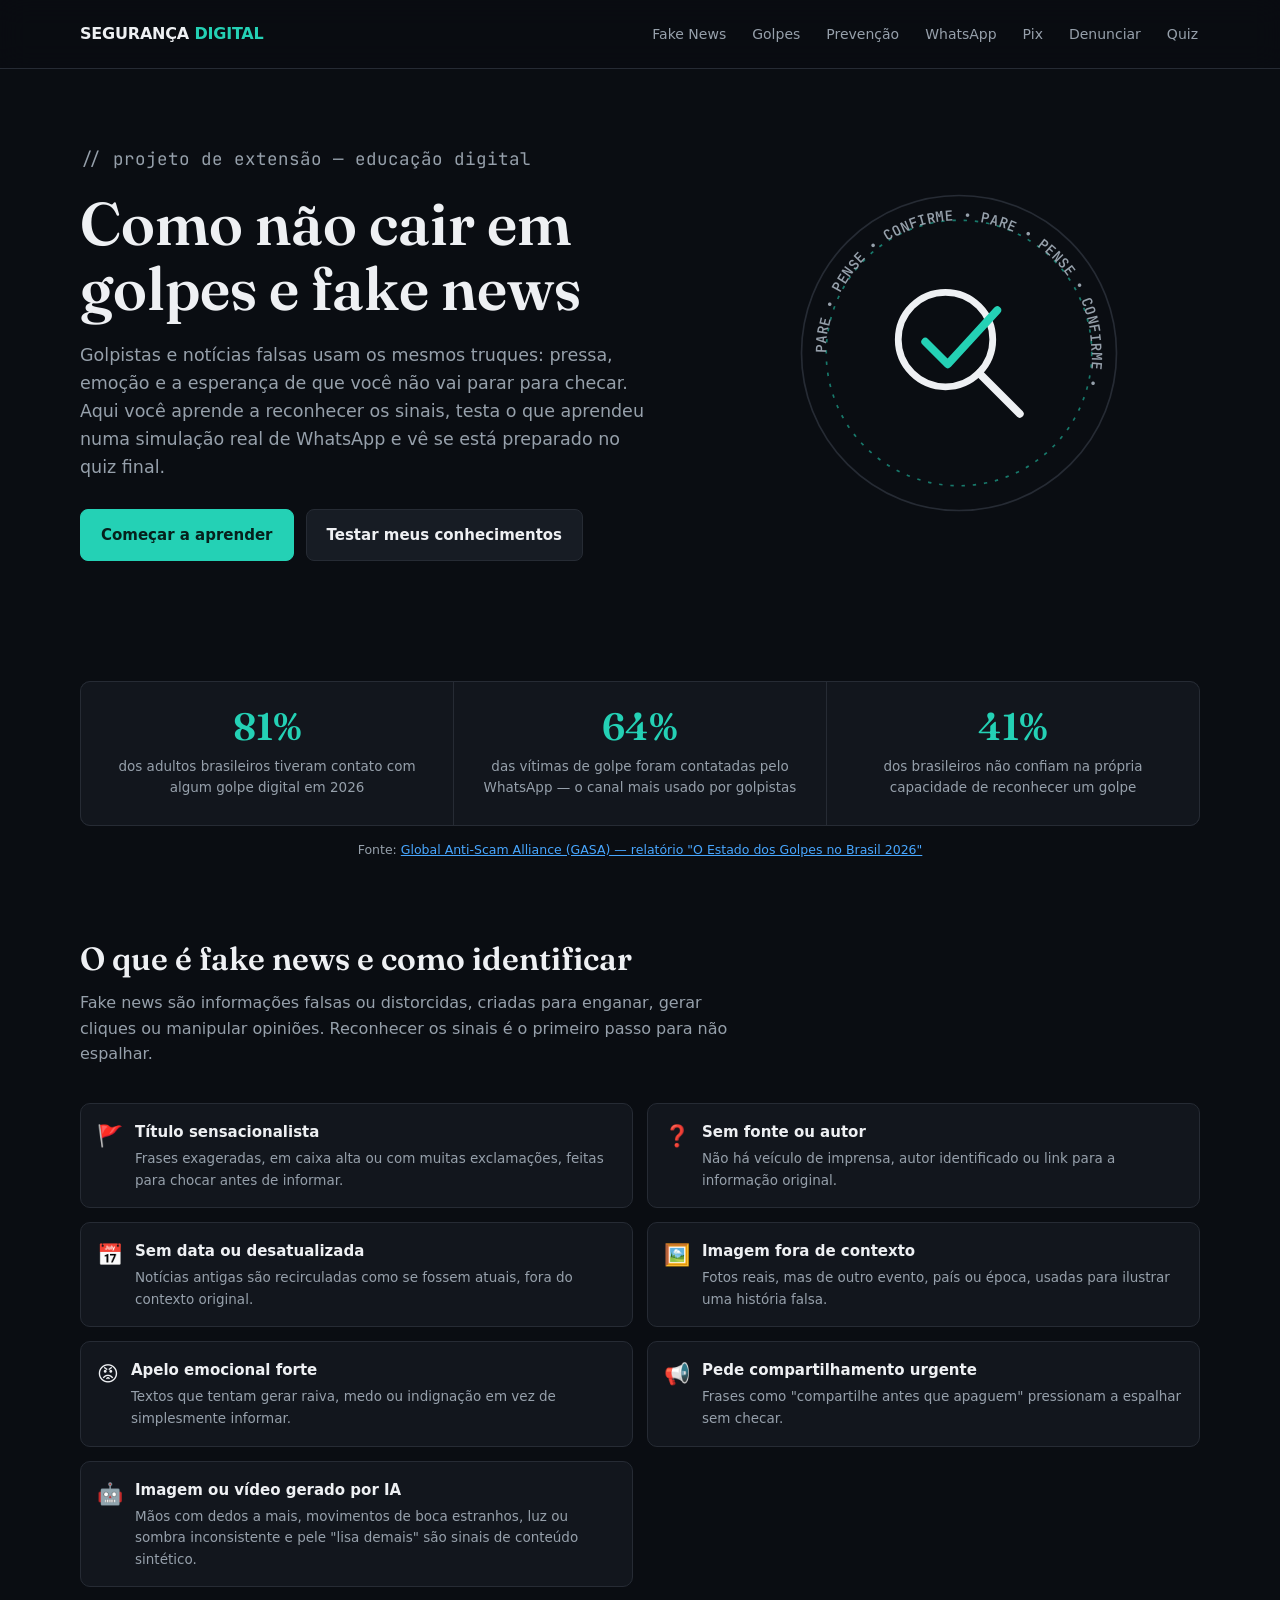
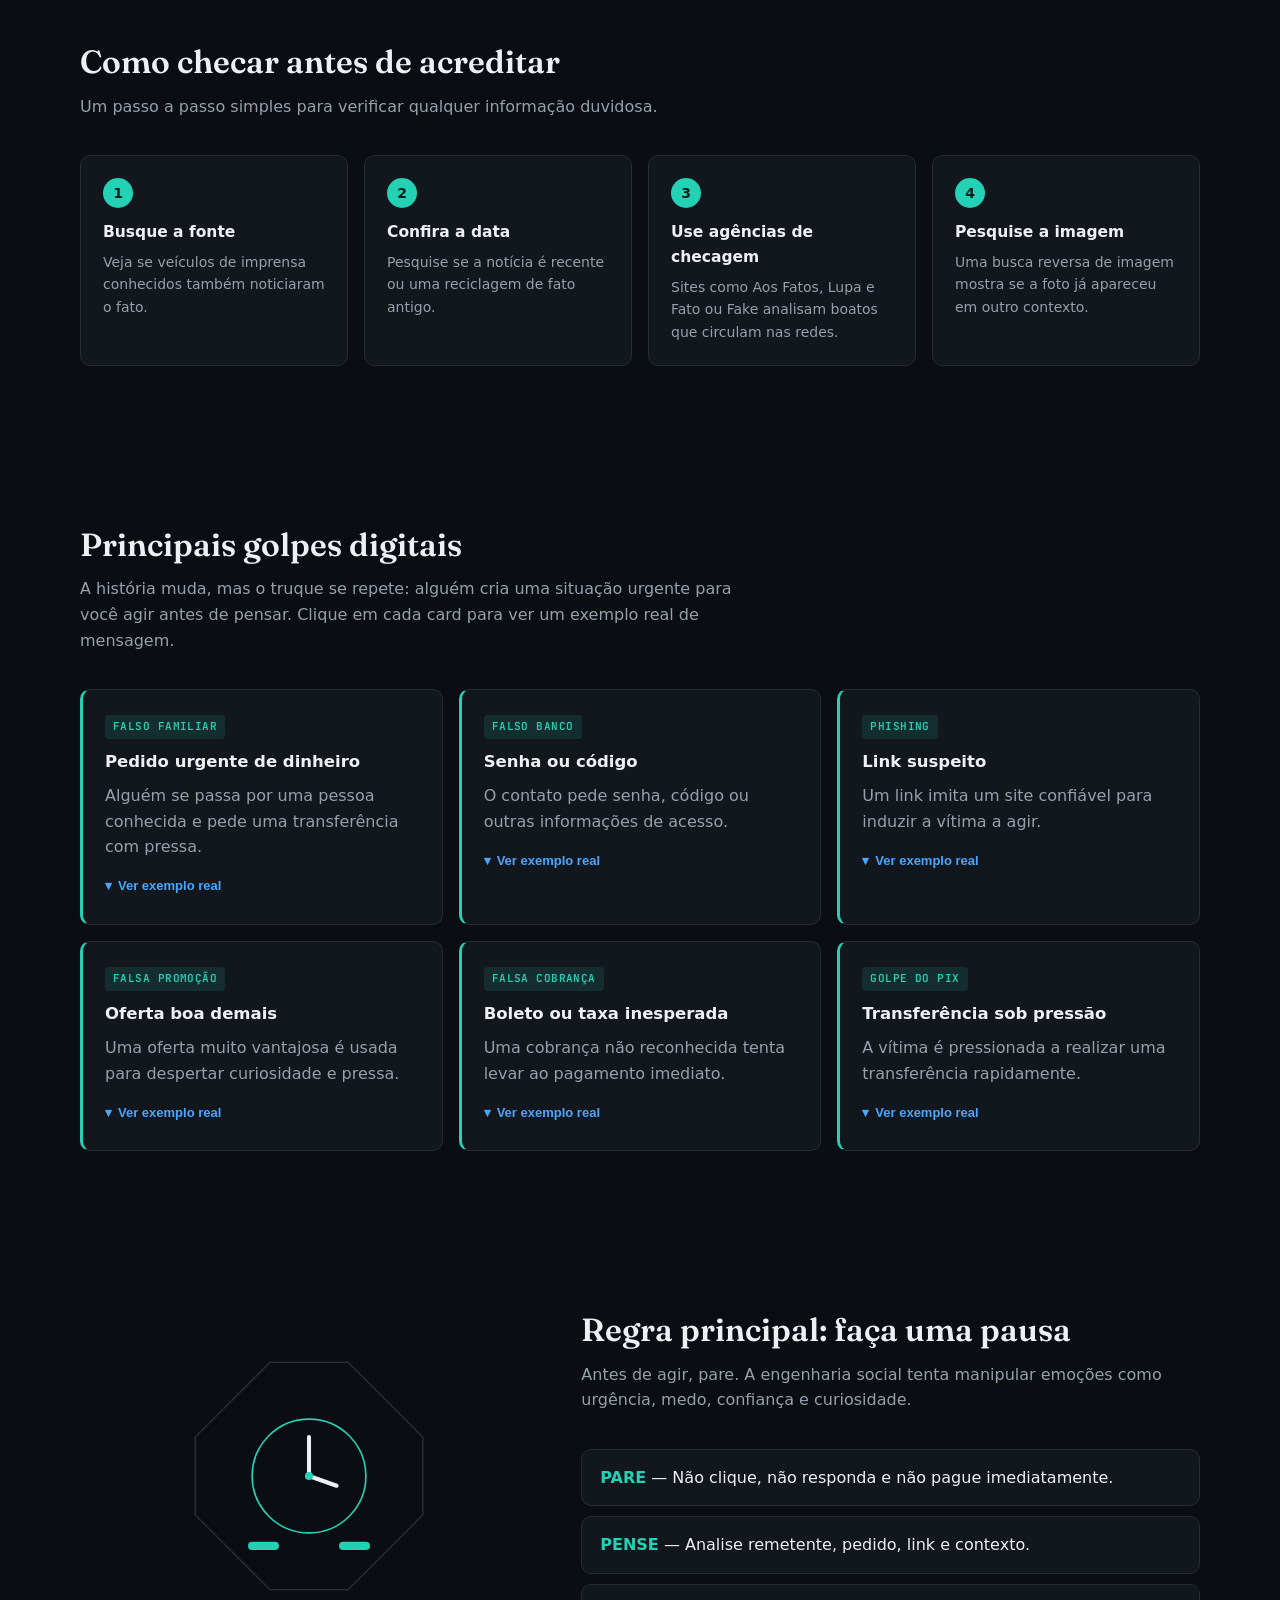
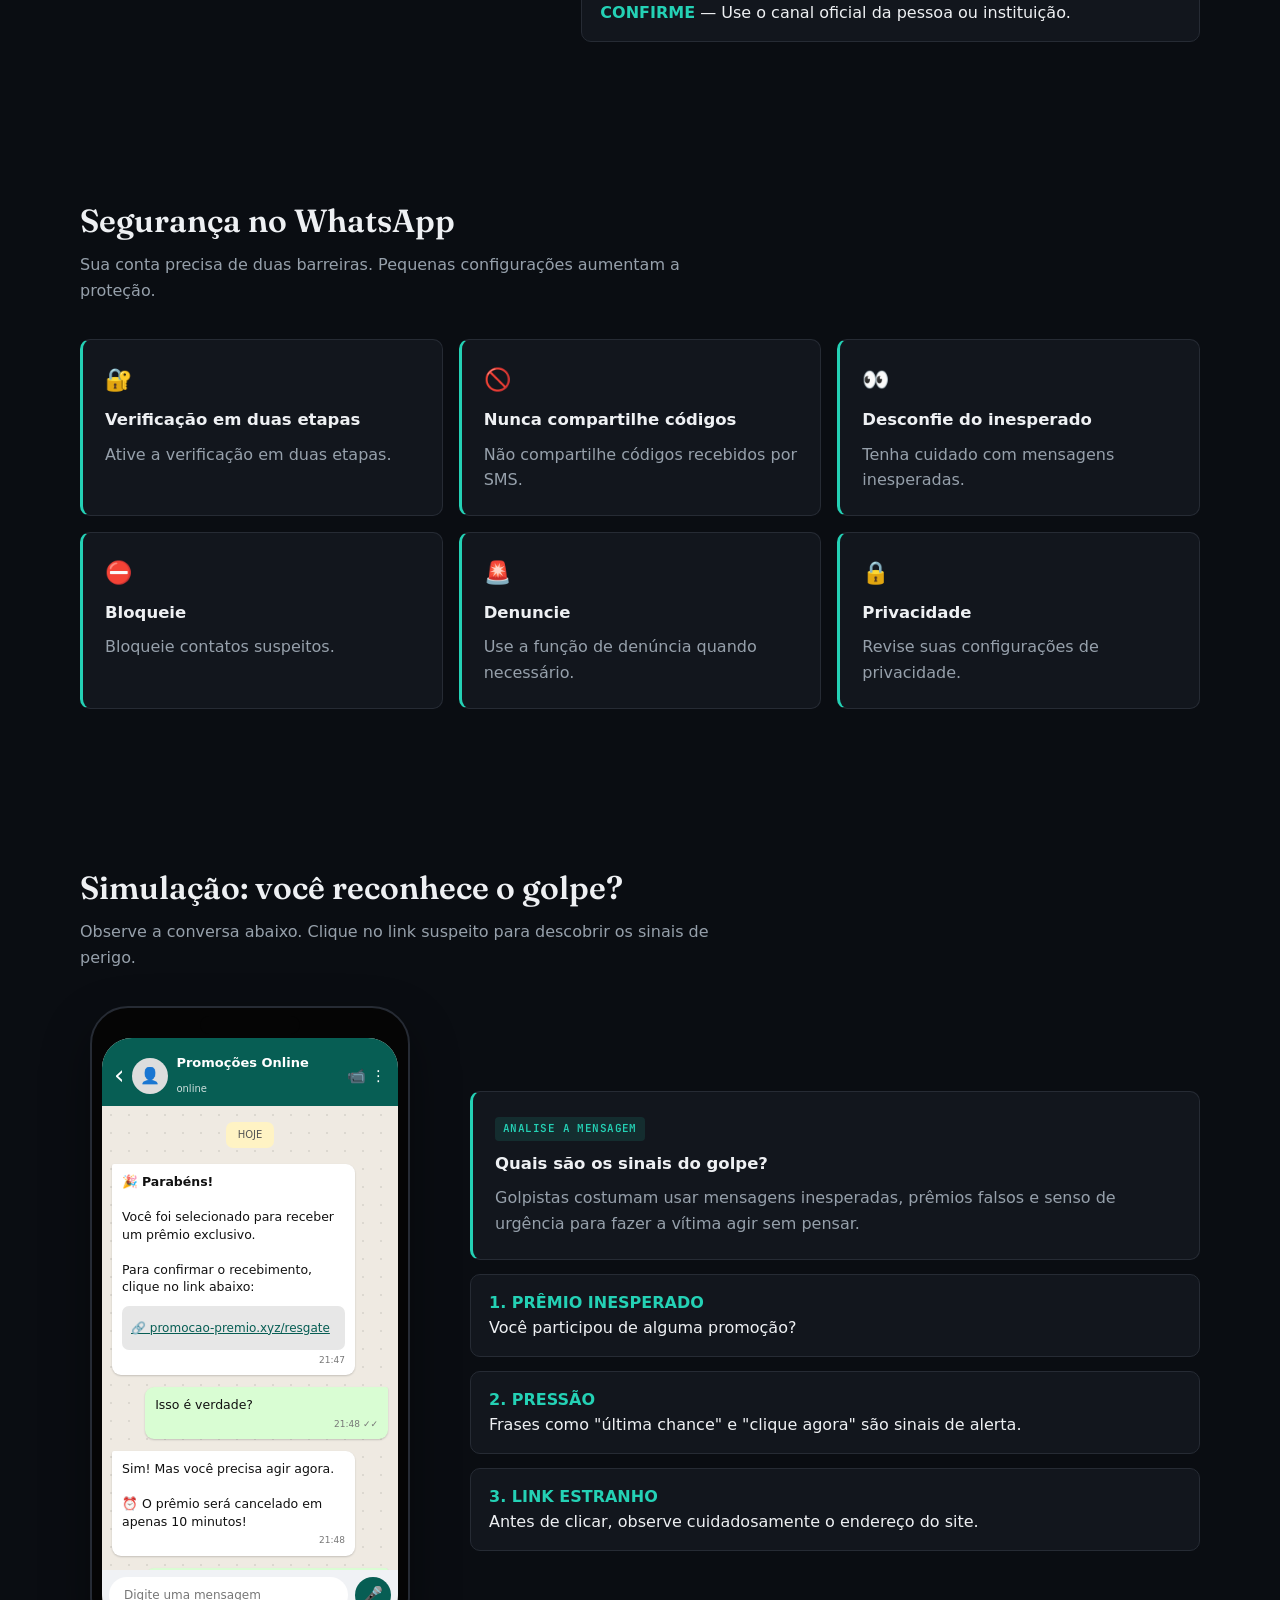
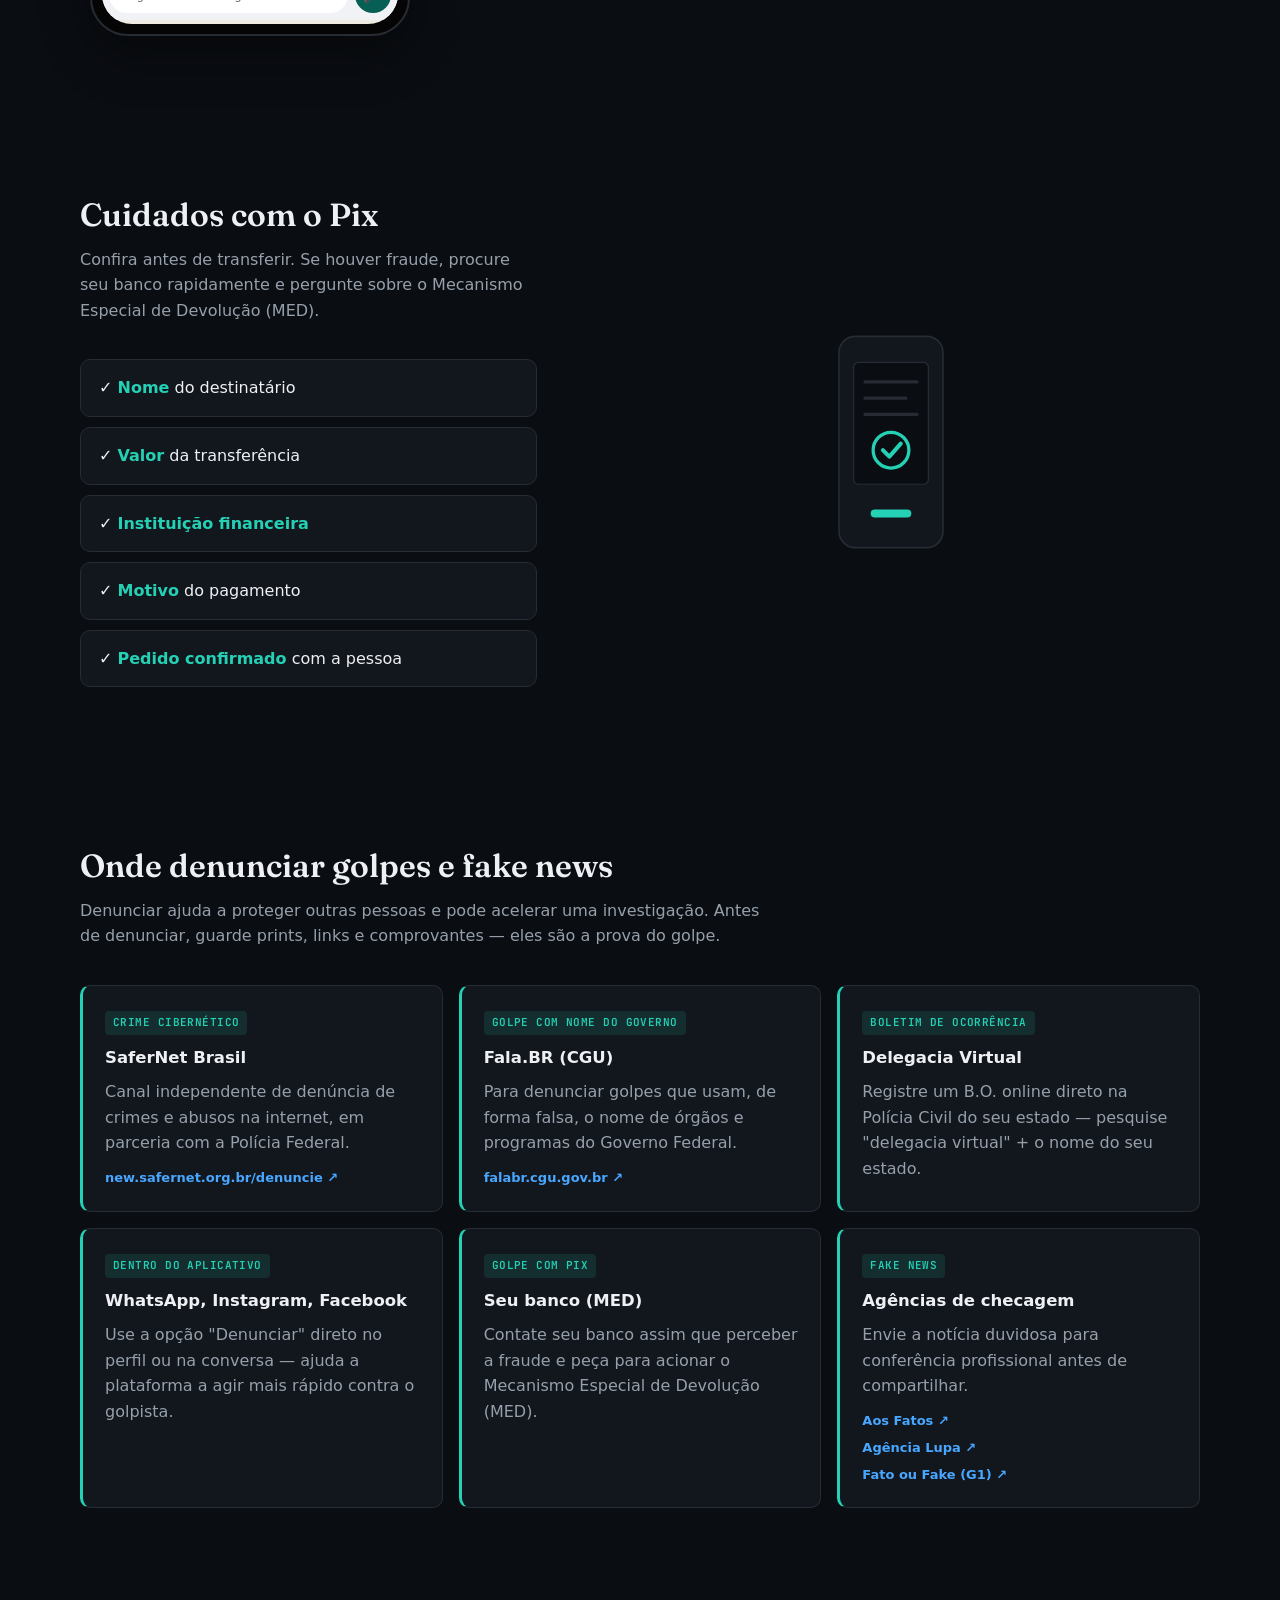
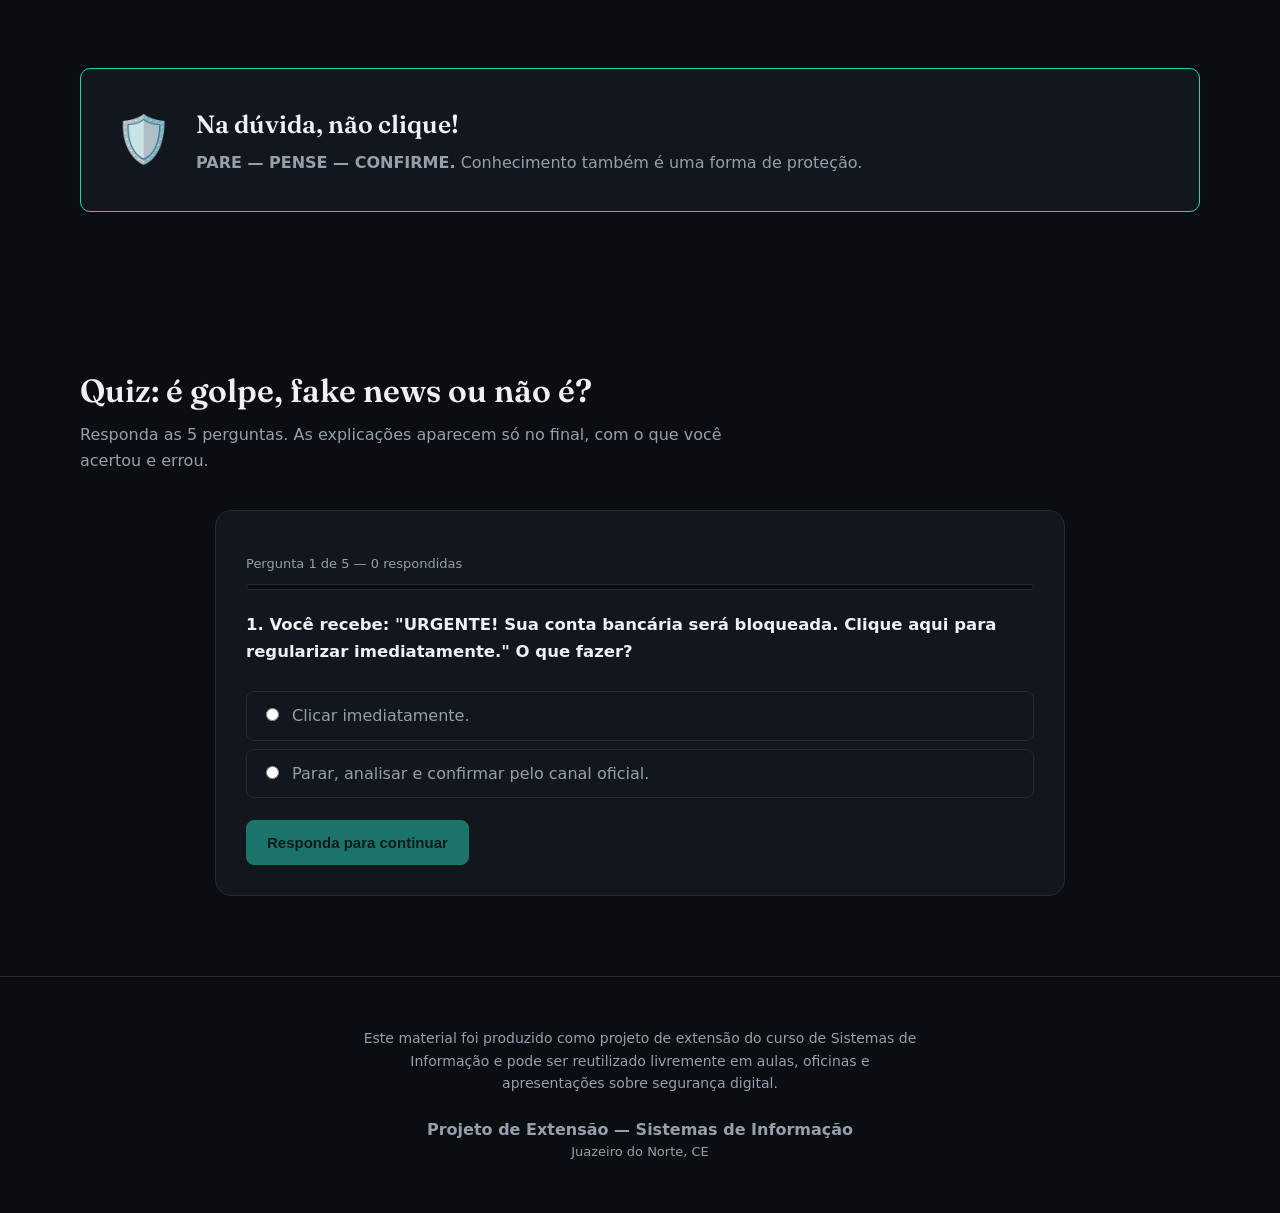
<file: index.html>
<!DOCTYPE html>
<html lang="pt-BR">
<head>
    <meta charset="UTF-8">
    <meta name="viewport" content="width=device-width, initial-scale=1.0, viewport-fit=cover">
    <meta name="theme-color" content="#0a0d12">
    <title>Como Evitar Golpes Digitais e Fake News</title>
    <meta name="description"
          content="Material educativo sobre fake news, golpes digitais, WhatsApp, Pix e segurança na internet, com simulação prática e quiz.">

    <link rel="icon" href="data:image/svg+xml,<svg xmlns=%22http://www.w3.org/2000/svg%22 viewBox=%220 0 100 100%22><text y=%22.9em%22 font-size=%2290%22>🛡️</text></svg>">

    <link rel="preconnect" href="https://fonts.googleapis.com">
    <link rel="preconnect" href="https://fonts.gstatic.com" crossorigin>
    <link href="https://fonts.googleapis.com/css2?family=Fraunces:ital,opsz,wght@0,9..144,500;0,9..144,600;1,9..144,500&family=JetBrains+Mono:wght@400;600&display=swap" rel="stylesheet">

    <meta property="og:type" content="website">
    <meta property="og:title" content="Como Evitar Golpes Digitais e Fake News">
    <meta property="og:description" content="Material educativo sobre fake news, golpes digitais, WhatsApp, Pix e segurança na internet, com simulação prática e quiz.">
    <meta property="og:locale" content="pt_BR">
    <meta name="twitter:card" content="summary_large_image">

    <link rel="stylesheet" href="style.css">
</head>
<body>

    <a class="skip-link" href="#conteudo">Pular para o conteúdo</a>

    <nav>
        <div class="container navin">

            <div class="brand">
                SEGURANÇA <span>DIGITAL</span>
            </div>

            <button
                id="menuToggle"
                class="menu-toggle"
                aria-label="Abrir menu"
                aria-expanded="false"
                aria-controls="navLinks"
            >
                ☰
            </button>

            <div class="links" id="navLinks">
                <a href="#fakenews">Fake News</a>
                <a href="#golpes">Golpes</a>
                <a href="#prevencao">Prevenção</a>
                <a href="#whatsapp">WhatsApp</a>
                <a href="#pix">Pix</a>
                <a href="#denuncia">Denunciar</a>
                <a href="#quiz">Quiz</a>
            </div>

        </div>
    </nav>

    <main id="conteudo">

        <header class="container hero">

            <div>
                <p class="eyebrow">// projeto de extensão — educação digital</p>

                <h1>
                    Como não cair em
                    <br>
                    <span>golpes e fake news</span>
                </h1>

                <p>
                    Golpistas e notícias falsas usam os mesmos truques: pressa,
                    emoção e a esperança de que você não vai parar para checar.
                    Aqui você aprende a reconhecer os sinais, testa o que aprendeu
                    numa simulação real de WhatsApp e vê se está preparado no quiz final.
                </p>

                <div class="buttons">
                    <a class="btn primary" href="#fakenews">Começar a aprender</a>
                    <a class="btn" href="#quiz">Testar meus conhecimentos</a>
                </div>
            </div>

            <div class="hero-selo" aria-hidden="true">
                <svg viewBox="0 0 320 320" xmlns="http://www.w3.org/2000/svg" role="img" aria-label="Selo de verificação: pare, pense, confirme">
                    <defs>
                        <path id="selo-caminho" d="M 160,160 m -118,0 a 118,118 0 1,1 236,0 a 118,118 0 1,1 -236,0"></path>
                    </defs>
                    <circle cx="160" cy="160" r="140" class="selo-anel-fora"></circle>
                    <circle cx="160" cy="160" r="118" class="selo-anel-dentro"></circle>
                    <text class="selo-texto-curvo">
                        <textPath href="#selo-caminho" startOffset="0%">PARE • PENSE • CONFIRME • PARE • PENSE • CONFIRME •</textPath>
                    </text>
                    <g class="selo-lupa">
                        <circle cx="148" cy="148" r="42"></circle>
                        <line x1="178" y1="178" x2="214" y2="214"></line>
                    </g>
                    <path class="selo-check" d="M130 150 L150 170 L194 122"></path>
                </svg>
            </div>

        </header>

        <div class="container reveal">
            <div class="stats-bar">
                <div class="stat">
                    <span class="stat-num" data-alvo="81" data-sufixo="%">0%</span>
                    <span class="stat-label">dos adultos brasileiros tiveram contato com algum golpe digital em 2026</span>
                </div>
                <div class="stat">
                    <span class="stat-num" data-alvo="64" data-sufixo="%">0%</span>
                    <span class="stat-label">das vítimas de golpe foram contatadas pelo WhatsApp — o canal mais usado por golpistas</span>
                </div>
                <div class="stat">
                    <span class="stat-num" data-alvo="41" data-sufixo="%">0%</span>
                    <span class="stat-label">dos brasileiros não confiam na própria capacidade de reconhecer um golpe</span>
                </div>
            </div>
            <p class="stats-fonte">
                Fonte: <a href="https://canaltech.com.br/seguranca/8-em-cada-10-brasileiros-adultos-ja-sofreram-tentativas-de-golpes-diz-pesquisa" target="_blank" rel="noopener noreferrer">Global Anti-Scam Alliance (GASA) — relatório "O Estado dos Golpes no Brasil 2026"</a>
            </p>
        </div>

        <!-- =========================
             FAKE NEWS
        ========================== -->

        <section id="fakenews">
            <div class="container">

                <div class="section-title reveal">
                    <h2>O que é fake news e como identificar</h2>
                    <p>
                        Fake news são informações falsas ou distorcidas, criadas
                        para enganar, gerar cliques ou manipular opiniões.
                        Reconhecer os sinais é o primeiro passo para não espalhar.
                    </p>
                </div>

                <div class="signs-list">

                    <div class="sign">
                        <div class="icon">🚩</div>
                        <div>
                            <h4>Título sensacionalista</h4>
                            <p>Frases exageradas, em caixa alta ou com muitas exclamações, feitas para chocar antes de informar.</p>
                        </div>
                    </div>

                    <div class="sign">
                        <div class="icon">❓</div>
                        <div>
                            <h4>Sem fonte ou autor</h4>
                            <p>Não há veículo de imprensa, autor identificado ou link para a informação original.</p>
                        </div>
                    </div>

                    <div class="sign">
                        <div class="icon">📅</div>
                        <div>
                            <h4>Sem data ou desatualizada</h4>
                            <p>Notícias antigas são recirculadas como se fossem atuais, fora do contexto original.</p>
                        </div>
                    </div>

                    <div class="sign">
                        <div class="icon">🖼️</div>
                        <div>
                            <h4>Imagem fora de contexto</h4>
                            <p>Fotos reais, mas de outro evento, país ou época, usadas para ilustrar uma história falsa.</p>
                        </div>
                    </div>

                    <div class="sign">
                        <div class="icon">😡</div>
                        <div>
                            <h4>Apelo emocional forte</h4>
                            <p>Textos que tentam gerar raiva, medo ou indignação em vez de simplesmente informar.</p>
                        </div>
                    </div>

                    <div class="sign">
                        <div class="icon">📢</div>
                        <div>
                            <h4>Pede compartilhamento urgente</h4>
                            <p>Frases como "compartilhe antes que apaguem" pressionam a espalhar sem checar.</p>
                        </div>
                    </div>

                    <div class="sign">
                        <div class="icon">🤖</div>
                        <div>
                            <h4>Imagem ou vídeo gerado por IA</h4>
                            <p>Mãos com dedos a mais, movimentos de boca estranhos, luz ou sombra inconsistente e pele "lisa demais" são sinais de conteúdo sintético.</p>
                        </div>
                    </div>

                </div>

                <div class="section-title reveal" style="margin-top:56px;">
                    <h2>Como checar antes de acreditar</h2>
                    <p>Um passo a passo simples para verificar qualquer informação duvidosa.</p>
                </div>

                <div class="steps-verify">

                    <div class="step-verify">
                        <h3>Busque a fonte</h3>
                        <p>Veja se veículos de imprensa conhecidos também noticiaram o fato.</p>
                    </div>

                    <div class="step-verify">
                        <h3>Confira a data</h3>
                        <p>Pesquise se a notícia é recente ou uma reciclagem de fato antigo.</p>
                    </div>

                    <div class="step-verify">
                        <h3>Use agências de checagem</h3>
                        <p>Sites como Aos Fatos, Lupa e Fato ou Fake analisam boatos que circulam nas redes.</p>
                    </div>

                    <div class="step-verify">
                        <h3>Pesquise a imagem</h3>
                        <p>Uma busca reversa de imagem mostra se a foto já apareceu em outro contexto.</p>
                    </div>

                </div>

            </div>
        </section>

        <!-- =========================
             GOLPES
        ========================== -->

        <section id="golpes">
            <div class="container">

                <div class="section-title reveal">
                    <h2>Principais golpes digitais</h2>
                    <p>
                        A história muda, mas o truque se repete: alguém cria uma
                        situação urgente para você agir antes de pensar. Clique em
                        cada card para ver um exemplo real de mensagem.
                    </p>
                </div>

                <div class="grid">

                    <div class="card">
                        <div class="num">FALSO FAMILIAR</div>
                        <h3>Pedido urgente de dinheiro</h3>
                        <p>Alguém se passa por uma pessoa conhecida e pede uma transferência com pressa.</p>
                        <button class="card-toggle" aria-expanded="false" aria-controls="ex-familiar">
                            <span class="seta">▾</span> <span class="texto-toggle">Ver exemplo real</span>
                        </button>
                        <div class="card-exemplo" id="ex-familiar">
                            <p class="card-exemplo-texto"><b>Mensagem típica:</b> "Oi mãe, quebrei meu celular e estou usando o de um amigo. Preciso que você me faça um Pix urgente, depois te explico."</p>
                        </div>
                    </div>

                    <div class="card">
                        <div class="num">FALSO BANCO</div>
                        <h3>Senha ou código</h3>
                        <p>O contato pede senha, código ou outras informações de acesso.</p>
                        <button class="card-toggle" aria-expanded="false" aria-controls="ex-banco">
                            <span class="seta">▾</span> <span class="texto-toggle">Ver exemplo real</span>
                        </button>
                        <div class="card-exemplo" id="ex-banco">
                            <p class="card-exemplo-texto"><b>Mensagem típica:</b> "Detectamos uma movimentação suspeita. Informe o código de 6 dígitos enviado por SMS para cancelar a transação."</p>
                        </div>
                    </div>

                    <div class="card">
                        <div class="num">PHISHING</div>
                        <h3>Link suspeito</h3>
                        <p>Um link imita um site confiável para induzir a vítima a agir.</p>
                        <button class="card-toggle" aria-expanded="false" aria-controls="ex-phishing">
                            <span class="seta">▾</span> <span class="texto-toggle">Ver exemplo real</span>
                        </button>
                        <div class="card-exemplo" id="ex-phishing">
                            <p class="card-exemplo-texto"><b>Sinal de alerta:</b> um link como "meubanco-seguro.xyz" ou "correios-rastreio.info" imita o nome de uma empresa real, mas o endereço (depois do primeiro "/") é diferente do site oficial.</p>
                        </div>
                    </div>

                    <div class="card">
                        <div class="num">FALSA PROMOÇÃO</div>
                        <h3>Oferta boa demais</h3>
                        <p>Uma oferta muito vantajosa é usada para despertar curiosidade e pressa.</p>
                        <button class="card-toggle" aria-expanded="false" aria-controls="ex-promocao">
                            <span class="seta">▾</span> <span class="texto-toggle">Ver exemplo real</span>
                        </button>
                        <div class="card-exemplo" id="ex-promocao">
                            <p class="card-exemplo-texto"><b>Mensagem típica:</b> "Parabéns! Você ganhou um smartphone. Pague apenas a taxa de envio de R$ 19,90 clicando no link."</p>
                        </div>
                    </div>

                    <div class="card">
                        <div class="num">FALSA COBRANÇA</div>
                        <h3>Boleto ou taxa inesperada</h3>
                        <p>Uma cobrança não reconhecida tenta levar ao pagamento imediato.</p>
                        <button class="card-toggle" aria-expanded="false" aria-controls="ex-cobranca">
                            <span class="seta">▾</span> <span class="texto-toggle">Ver exemplo real</span>
                        </button>
                        <div class="card-exemplo" id="ex-cobranca">
                            <p class="card-exemplo-texto"><b>Mensagem típica:</b> "Consta um débito em aberto referente à sua fatura. Regularize hoje para evitar negativação. Pague pelo link abaixo."</p>
                        </div>
                    </div>

                    <div class="card">
                        <div class="num">GOLPE DO PIX</div>
                        <h3>Transferência sob pressão</h3>
                        <p>A vítima é pressionada a realizar uma transferência rapidamente.</p>
                        <button class="card-toggle" aria-expanded="false" aria-controls="ex-pix">
                            <span class="seta">▾</span> <span class="texto-toggle">Ver exemplo real</span>
                        </button>
                        <div class="card-exemplo" id="ex-pix">
                            <p class="card-exemplo-texto"><b>Mensagem típica:</b> "Sua entrega está retida por falta de pagamento da taxa alfandegária. Faça o Pix agora ou o produto será devolvido."</p>
                        </div>
                    </div>

                </div>
            </div>
        </section>

        <!-- =========================
             PREVENÇÃO
        ========================== -->

        <section id="prevencao">
            <div class="container split">

                <div class="ilustracao" aria-hidden="true">
                    <svg viewBox="0 0 320 320" xmlns="http://www.w3.org/2000/svg">
                        <polygon class="ilustracao-octogono" points="112,20 208,20 300,112 300,208 208,300 112,300 20,208 20,112"></polygon>
                        <circle cx="160" cy="160" r="70" class="ilustracao-mostrador"></circle>
                        <line x1="160" y1="160" x2="160" y2="112" class="ilustracao-ponteiro"></line>
                        <line x1="160" y1="160" x2="194" y2="172" class="ilustracao-ponteiro"></line>
                        <circle cx="160" cy="160" r="5" class="ilustracao-centro"></circle>
                        <line x1="90" y1="246" x2="118" y2="246" class="ilustracao-pausa"></line>
                        <line x1="202" y1="246" x2="230" y2="246" class="ilustracao-pausa"></line>
                    </svg>
                </div>

                <div>
                    <div class="section-title reveal">
                        <h2>Regra principal: faça uma pausa</h2>
                        <p>
                            Antes de agir, pare. A engenharia social tenta manipular
                            emoções como urgência, medo, confiança e curiosidade.
                        </p>
                    </div>

                    <div class="checks">
                        <div class="check"><b>PARE</b> — Não clique, não responda e não pague imediatamente.</div>
                        <div class="check"><b>PENSE</b> — Analise remetente, pedido, link e contexto.</div>
                        <div class="check"><b>CONFIRME</b> — Use o canal oficial da pessoa ou instituição.</div>
                    </div>
                </div>

            </div>
        </section>

        <!-- =========================
             WHATSAPP
        ========================== -->

        <section id="whatsapp">
            <div class="container">

                <div class="section-title reveal">
                    <h2>Segurança no WhatsApp</h2>
                    <p>Sua conta precisa de duas barreiras. Pequenas configurações aumentam a proteção.</p>
                </div>

                <div class="grid">
                    <div class="card">
                        <div class="card-icone" aria-hidden="true">🔐</div>
                        <h3>Verificação em duas etapas</h3>
                        <p>Ative a verificação em duas etapas.</p>
                    </div>

                    <div class="card">
                        <div class="card-icone" aria-hidden="true">🚫</div>
                        <h3>Nunca compartilhe códigos</h3>
                        <p>Não compartilhe códigos recebidos por SMS.</p>
                    </div>

                    <div class="card">
                        <div class="card-icone" aria-hidden="true">👀</div>
                        <h3>Desconfie do inesperado</h3>
                        <p>Tenha cuidado com mensagens inesperadas.</p>
                    </div>

                    <div class="card">
                        <div class="card-icone" aria-hidden="true">⛔</div>
                        <h3>Bloqueie</h3>
                        <p>Bloqueie contatos suspeitos.</p>
                    </div>

                    <div class="card">
                        <div class="card-icone" aria-hidden="true">🚨</div>
                        <h3>Denuncie</h3>
                        <p>Use a função de denúncia quando necessário.</p>
                    </div>

                    <div class="card">
                        <div class="card-icone" aria-hidden="true">🔒</div>
                        <h3>Privacidade</h3>
                        <p>Revise suas configurações de privacidade.</p>
                    </div>
                </div>

            </div>
        </section>

        <!-- =========================
             SIMULAÇÃO DE GOLPE NO WHATSAPP
        ========================== -->

        <section id="simulacao-whatsapp">
            <div class="container">

                <div class="section-title reveal">
                    <h2>Simulação: você reconhece o golpe?</h2>
                    <p>Observe a conversa abaixo. Clique no link suspeito para descobrir os sinais de perigo.</p>
                </div>

                <div class="simulacao-area">

                    <div class="celular-simulacao">
                        <div class="celular-topo"></div>

                        <div class="whatsapp-tela">

                            <div class="whatsapp-cabecalho">
                                <div class="whatsapp-voltar" aria-hidden="true">‹</div>
                                <div class="whatsapp-foto" aria-hidden="true">👤</div>
                                <div class="whatsapp-contato">
                                    <strong>Promoções Online</strong>
                                    <span>online</span>
                                </div>
                                <div class="whatsapp-icones" aria-hidden="true">📹 ⋮</div>
                            </div>

                            <div class="whatsapp-conversa">
                                <div class="whatsapp-data">HOJE</div>

                                <div class="msg recebida">
                                    🎉 <strong>Parabéns!</strong><br><br>
                                    Você foi selecionado para receber um prêmio exclusivo.<br><br>
                                    Para confirmar o recebimento, clique no link abaixo:
                                    <button class="link-suspeito" id="linkSuspeito" type="button">
                                        🔗 promocao-premio.xyz/resgate
                                    </button>
                                    <div class="msg-hora">21:47</div>
                                </div>

                                <div class="msg enviada">
                                    Isso é verdade?
                                    <div class="msg-hora">21:48 ✓✓</div>
                                </div>

                                <div class="msg recebida">
                                    Sim! Mas você precisa agir agora.<br><br>
                                    ⏰ O prêmio será cancelado em apenas 10 minutos!
                                    <div class="msg-hora">21:48</div>
                                </div>

                                <div class="msg enviada">
                                    Vou verificar primeiro.
                                    <div class="msg-hora">21:49 ✓✓</div>
                                </div>
                            </div>

                            <div class="whatsapp-barra">
                                <div class="whatsapp-campo">Digite uma mensagem</div>
                                <div class="whatsapp-microfone" aria-hidden="true">🎤</div>
                            </div>

                            <div class="alerta-golpe" id="alertaGolpe" role="alertdialog" aria-labelledby="alertaTitulo">
                                <div class="alerta-icone" aria-hidden="true">⚠️</div>
                                <h3 id="alertaTitulo">Cuidado: possível golpe!</h3>
                                <p>Esta mensagem apresenta vários sinais comuns de fraude.</p>

                                <div class="sinais-golpe">
                                    <div>❌ Prêmio inesperado</div>
                                    <div>❌ Pressão para agir rápido</div>
                                    <div>❌ Link com endereço suspeito</div>
                                    <div>❌ Possível pedido de dados</div>
                                </div>

                                <button class="btn primary" id="fecharAlerta" type="button">Entendi</button>
                            </div>

                        </div>
                    </div>

                    <div class="simulacao-explicacao">

                        <div class="card">
                            <div class="num">ANALISE A MENSAGEM</div>
                            <h3>Quais são os sinais do golpe?</h3>
                            <p>Golpistas costumam usar mensagens inesperadas, prêmios falsos e senso de urgência para fazer a vítima agir sem pensar.</p>
                        </div>

                        <div class="check"><b>1. PRÊMIO INESPERADO</b><br>Você participou de alguma promoção?</div>
                        <div class="check"><b>2. PRESSÃO</b><br>Frases como "última chance" e "clique agora" são sinais de alerta.</div>
                        <div class="check"><b>3. LINK ESTRANHO</b><br>Antes de clicar, observe cuidadosamente o endereço do site.</div>

                    </div>

                </div>
            </div>
        </section>

        <!-- =========================
             PIX
        ========================== -->

        <section id="pix">
            <div class="container split">

                <div>
                    <div class="section-title reveal">
                        <h2>Cuidados com o Pix</h2>
                        <p>
                            Confira antes de transferir. Se houver fraude, procure seu
                            banco rapidamente e pergunte sobre o Mecanismo Especial
                            de Devolução (MED).
                        </p>
                    </div>

                    <div class="checks">
                        <div class="check">✓ <b>Nome</b> do destinatário</div>
                        <div class="check">✓ <b>Valor</b> da transferência</div>
                        <div class="check">✓ <b>Instituição financeira</b></div>
                        <div class="check">✓ <b>Motivo</b> do pagamento</div>
                        <div class="check">✓ <b>Pedido confirmado</b> com a pessoa</div>
                    </div>
                </div>

                <div class="ilustracao" aria-hidden="true">
                    <svg viewBox="0 0 320 320" xmlns="http://www.w3.org/2000/svg">
                        <rect x="96" y="30" width="128" height="260" rx="20" class="ilustracao-celular"></rect>
                        <rect x="114" y="62" width="92" height="150" rx="6" class="ilustracao-tela"></rect>
                        <line x1="128" y1="86" x2="192" y2="86" class="ilustracao-linha"></line>
                        <line x1="128" y1="106" x2="178" y2="106" class="ilustracao-linha"></line>
                        <line x1="128" y1="126" x2="192" y2="126" class="ilustracao-linha"></line>
                        <circle cx="160" cy="170" r="22" class="ilustracao-selo-ok"></circle>
                        <path d="M150 170 L158 178 L172 162" class="ilustracao-check"></path>
                        <line x1="140" y1="248" x2="180" y2="248" class="ilustracao-botao"></line>
                    </svg>
                </div>

            </div>
        </section>

        <!-- =========================
             ONDE DENUNCIAR
        ========================== -->

        <section id="denuncia">
            <div class="container">

                <div class="section-title reveal">
                    <h2>Onde denunciar golpes e fake news</h2>
                    <p>
                        Denunciar ajuda a proteger outras pessoas e pode acelerar uma investigação.
                        Antes de denunciar, guarde prints, links e comprovantes — eles são a prova do golpe.
                    </p>
                </div>

                <div class="grid">

                    <div class="card">
                        <div class="num">CRIME CIBERNÉTICO</div>
                        <h3>SaferNet Brasil</h3>
                        <p>Canal independente de denúncia de crimes e abusos na internet, em parceria com a Polícia Federal.</p>
                        <a class="card-link" href="https://new.safernet.org.br/denuncie" target="_blank" rel="noopener noreferrer">new.safernet.org.br/denuncie ↗</a>
                    </div>

                    <div class="card">
                        <div class="num">GOLPE COM NOME DO GOVERNO</div>
                        <h3>Fala.BR (CGU)</h3>
                        <p>Para denunciar golpes que usam, de forma falsa, o nome de órgãos e programas do Governo Federal.</p>
                        <a class="card-link" href="https://www.falabr.cgu.gov.br" target="_blank" rel="noopener noreferrer">falabr.cgu.gov.br ↗</a>
                    </div>

                    <div class="card">
                        <div class="num">BOLETIM DE OCORRÊNCIA</div>
                        <h3>Delegacia Virtual</h3>
                        <p>Registre um B.O. online direto na Polícia Civil do seu estado — pesquise "delegacia virtual" + o nome do seu estado.</p>
                    </div>

                    <div class="card">
                        <div class="num">DENTRO DO APLICATIVO</div>
                        <h3>WhatsApp, Instagram, Facebook</h3>
                        <p>Use a opção "Denunciar" direto no perfil ou na conversa — ajuda a plataforma a agir mais rápido contra o golpista.</p>
                    </div>

                    <div class="card">
                        <div class="num">GOLPE COM PIX</div>
                        <h3>Seu banco (MED)</h3>
                        <p>Contate seu banco assim que perceber a fraude e peça para acionar o Mecanismo Especial de Devolução (MED).</p>
                    </div>

                    <div class="card">
                        <div class="num">FAKE NEWS</div>
                        <h3>Agências de checagem</h3>
                        <p>Envie a notícia duvidosa para conferência profissional antes de compartilhar.</p>
                        <div class="card-links">
                            <a href="https://aosfatos.org" target="_blank" rel="noopener noreferrer">Aos Fatos ↗</a>
                            <a href="https://lupa.uol.com.br" target="_blank" rel="noopener noreferrer">Agência Lupa ↗</a>
                            <a href="https://g1.globo.com/fato-ou-fake/" target="_blank" rel="noopener noreferrer">Fato ou Fake (G1) ↗</a>
                        </div>
                    </div>

                </div>
            </div>
        </section>

        <!-- =========================
             AVISO GERAL
        ========================== -->

        <section>
            <div class="container">
                <div class="warning">
                    <div class="big" aria-hidden="true">🛡️</div>
                    <div>
                        <h2>Na dúvida, não clique!</h2>
                        <p><strong>PARE — PENSE — CONFIRME.</strong> Conhecimento também é uma forma de proteção.</p>
                    </div>
                </div>
            </div>
        </section>

        <!-- =========================
             QUIZ
        ========================== -->

        <section id="quiz">
            <div class="container">

                <div class="section-title reveal">
                    <h2>Quiz: é golpe, fake news ou não é?</h2>
                    <p>Responda as 5 perguntas. As explicações aparecem só no final, com o que você acertou e errou.</p>
                </div>

                <div class="quiz">

                    <p class="quiz-progress" id="quizProgressoTexto">0 de 5 perguntas respondidas</p>
                    <div class="quiz-progress-bar">
                        <div class="quiz-progress-fill" id="quizProgressoBarra"></div>
                    </div>

                    <fieldset class="question">
                        <legend>1. Você recebe: "URGENTE! Sua conta bancária será bloqueada. Clique aqui para regularizar imediatamente." O que fazer?</legend>

                        <label class="option">
                            <input type="radio" name="q1" value="0">
                            Clicar imediatamente.
                        </label>

                        <label class="option">
                            <input type="radio" name="q1" value="1">
                            Parar, analisar e confirmar pelo canal oficial.
                        </label>

                        <div class="question-feedback" id="feedback-q1"></div>
                    </fieldset>

                    <fieldset class="question">
                        <legend>2. Uma pessoa pede seu código recebido por SMS. Você deve enviar?</legend>

                        <label class="option">
                            <input type="radio" name="q2" value="0">
                            Sim, se ela disser que é do suporte.
                        </label>

                        <label class="option">
                            <input type="radio" name="q2" value="1">
                            Não. O código não deve ser compartilhado.
                        </label>

                        <div class="question-feedback" id="feedback-q2"></div>
                    </fieldset>

                    <fieldset class="question">
                        <legend>3. Antes de fazer um Pix, qual atitude é mais segura?</legend>

                        <label class="option">
                            <input type="radio" name="q3" value="1">
                            Conferir nome, valor, instituição, motivo e confirmar o pedido.
                        </label>

                        <label class="option">
                            <input type="radio" name="q3" value="0">
                            Fazer logo para não perder a oportunidade.
                        </label>

                        <div class="question-feedback" id="feedback-q3"></div>
                    </fieldset>

                    <fieldset class="question">
                        <legend>4. Você vê uma notícia chocante em um grupo de WhatsApp, sem fonte, sem data e que nenhum jornal noticiou. O que isso indica?</legend>

                        <label class="option">
                            <input type="radio" name="q4" value="1">
                            É provavelmente fake news e merece checagem antes de compartilhar.
                        </label>

                        <label class="option">
                            <input type="radio" name="q4" value="0">
                            Se está circulando bastante, deve ser verdade.
                        </label>

                        <div class="question-feedback" id="feedback-q4"></div>
                    </fieldset>

                    <fieldset class="question">
                        <legend>5. Qual característica é um sinal comum de fake news?</legend>

                        <label class="option">
                            <input type="radio" name="q5" value="1">
                            Título em caixa alta, cheio de exclamações, pedindo para compartilhar "urgente".
                        </label>

                        <label class="option">
                            <input type="radio" name="q5" value="0">
                            Texto assinado por um repórter, com data e fonte citada.
                        </label>

                        <div class="question-feedback" id="feedback-q5"></div>
                    </fieldset>

                    <button class="btn primary" id="btnCorrigir" type="button" disabled>Responda para continuar</button>

                    <p id="result" class="result" role="status"></p>

                    <div id="review" class="review" aria-live="polite"></div>

                    <button class="btn" id="btnTentarNovamente" type="button" style="display:none; margin-top:18px;">
                        🔄 Tentar novamente
                    </button>

                </div>
            </div>
        </section>

    </main>

    <footer>
        <div class="container">
            <p class="footer-sobre">
                Este material foi produzido como projeto de extensão do curso de
                Sistemas de Informação e pode ser reutilizado livremente em aulas,
                oficinas e apresentações sobre segurança digital.
            </p>
            <strong>Projeto de Extensão — Sistemas de Informação</strong>
            <div class="small">Juazeiro do Norte, CE</div>
        </div>
    </footer>

    <script src="script.js"></script>
</body>
</html>
</file>
<file: style.css>
/* =========================
   CONFIGURAÇÕES GERAIS

   Direção de design: "dossiê de investigação" — o site ensina a
   examinar evidências (mensagens, links, notícias) antes de confiar
   nelas, então a estética usa recursos de ficha de caso: tags
   monoespaçadas, um selo de verificação central, cards com aba
   lateral colorida em vez do "card de SaaS" genérico.
========================== */

:root {
    --bg: #0a0d12;
    --card: #12161d;
    --card-soft: #171c24;
    --line: #262b34;
    --line-soft: #1c212a;

    --text: #eef0f3;
    --muted: #96a0ab;

    --accent: #24d1b5;
    --accent-ink: #06201c;
    --accent2: #48a7ff;
    --danger: #ff647c;
    --warn: #ffcf5c;

    --shadow: 0 20px 48px rgba(0, 0, 0, .38);
    --radius: 10px;

    --font-display: "Fraunces", Georgia, "Times New Roman", serif;
    --font-mono: "JetBrains Mono", ui-monospace, "SFMono-Regular", Menlo, Consolas, monospace;
}

* {
    box-sizing: border-box;
    scroll-behavior: smooth;
}

@media (prefers-reduced-motion: reduce) {
    * {
        animation-duration: 0.01ms !important;
        animation-iteration-count: 1 !important;
        transition-duration: 0.01ms !important;
        scroll-behavior: auto !important;
    }
}

body {
    margin: 0;
    font-family: Inter, system-ui, -apple-system, BlinkMacSystemFont, "Segoe UI", Arial, sans-serif;
    background: var(--bg);
    color: var(--text);
    line-height: 1.6;
}

a {
    color: inherit;
    text-decoration: none;
}

img, svg {
    max-width: 100%;
    display: block;
}

.container {
    width: min(1120px, 92%);
    margin: auto;
    padding-left: env(safe-area-inset-left);
    padding-right: env(safe-area-inset-right);
}

/* Foco visível para navegação por teclado */
a:focus-visible,
button:focus-visible,
input:focus-visible,
.option:focus-within {
    outline: 3px solid var(--accent2);
    outline-offset: 3px;
}

/* Link "pular para o conteúdo" (acessibilidade) */
.skip-link {
    position: absolute;
    left: -999px;
    top: 0;
    background: var(--accent);
    color: var(--accent-ink);
    padding: 10px 16px;
    border-radius: 0 0 10px 0;
    font-weight: 700;
    z-index: 100;
}

.skip-link:focus {
    left: 0;
}

/* =========================
   MENU
========================== */

nav {
    position: sticky;
    top: 0;
    z-index: 20;
    background: rgba(10, 13, 18, .92);
    backdrop-filter: blur(14px);
    border-bottom: 1px solid var(--line);
}

.navin {
    height: 68px;
    display: flex;
    align-items: center;
    justify-content: space-between;
}

.brand {
    font-weight: 700;
    letter-spacing: -.2px;
}

.brand span {
    color: var(--accent);
}

.menu-toggle {
    display: none;
    background: none;
    border: 1px solid var(--line);
    color: var(--text);
    border-radius: 8px;
    padding: 8px 12px;
    font-size: 20px;
    cursor: pointer;
}

.links {
    display: flex;
    gap: 22px;
    font-size: 14px;
    color: var(--muted);
}

.links a {
    transition: color .2s;
    padding: 6px 2px;
}

.links a:hover,
.links a:focus-visible {
    color: var(--accent);
}

/* =========================
   HERO
========================== */

.hero {
    display: grid;
    grid-template-columns: 1.1fr .9fr;
    gap: 48px;
    align-items: center;
    padding: 76px 0;
}

.eyebrow {
    font-family: var(--font-mono);
    font-size: 13.5px;
    color: var(--accent);
    margin: 0 0 18px;
}

.hero h1 {
    font-family: var(--font-display);
    font-weight: 600;
    font-size: clamp(36px, 5.6vw, 60px);
    line-height: 1.08;
    margin: 0 0 20px;
}

.hero p {
    font-size: 17.5px;
    color: var(--muted);
    max-width: 580px;
}

/* =========================
   BOTÕES
========================== */

.buttons {
    display: flex;
    gap: 12px;
    margin-top: 28px;
    flex-wrap: wrap;
}

.btn {
    padding: 13px 20px;
    border-radius: 8px;
    font-weight: 700;
    font-size: 15px;
    border: 1px solid var(--line);
    background: var(--card-soft);
    color: var(--text);
    cursor: pointer;
    transition: transform .15s ease, border-color .15s ease;
    display: inline-block;
}

.btn:hover {
    transform: translateY(-2px);
    border-color: #3a4250;
}

.btn.primary {
    background: var(--accent);
    color: var(--accent-ink);
    border-color: var(--accent);
}

.btn:disabled {
    opacity: .5;
    cursor: not-allowed;
    transform: none;
}

/* =========================
   SELO DO HERO (substitui a foto de banco de imagens)
========================== */

.hero-selo {
    width: min(360px, 100%);
    aspect-ratio: 1;
    margin: auto;
}

.hero-selo svg {
    width: 100%;
    height: 100%;
}

.selo-anel-fora {
    fill: none;
    stroke: var(--line);
    stroke-width: 1.5;
}

.selo-anel-dentro {
    fill: none;
    stroke: var(--accent);
    stroke-width: 1.5;
    stroke-dasharray: 3 7;
    opacity: .55;
}

.selo-texto-curvo {
    font-family: var(--font-mono);
    font-size: 12.5px;
    font-weight: 600;
    letter-spacing: .06em;
    fill: var(--muted);
}

.selo-lupa circle {
    fill: none;
    stroke: var(--text);
    stroke-width: 6;
}

.selo-lupa line {
    stroke: var(--text);
    stroke-width: 7;
    stroke-linecap: round;
}

.selo-check {
    fill: none;
    stroke: var(--accent);
    stroke-width: 7;
    stroke-linecap: round;
    stroke-linejoin: round;
}

/* =========================
   SEÇÕES
========================== */

section {
    padding: 80px 0;
    scroll-margin-top: 76px;
}

.section-title {
    max-width: 680px;
    margin-bottom: 36px;
}

.section-title h2 {
    font-family: var(--font-display);
    font-weight: 600;
    font-size: 32px;
    line-height: 1.2;
    margin: 0 0 12px;
}

.section-title p {
    color: var(--muted);
    margin: 0;
}

/* =========================
   GRID / CARDS

   Em vez do "card de SaaS" (cantos muito arredondados, sombra igual
   em todos, gradiente decorativo), os cards aqui são planos, com
   uma aba colorida à esquerda — a referência visual é uma ficha
   de caso, não um painel de produto.
========================== */

.grid {
    display: grid;
    grid-template-columns: repeat(3, 1fr);
    gap: 16px;
}

.card {
    background: var(--card);
    border: 1px solid var(--line);
    border-left: 3px solid var(--accent);
    border-radius: var(--radius);
    padding: 22px;
    transition: background-color .2s ease, border-color .2s ease;
}

.card:hover {
    background: var(--card-soft);
}

.card h3 {
    margin: 0 0 8px;
    font-size: 16.5px;
}

.card p {
    color: var(--muted);
    margin: 0;
}

.card-link {
    display: inline-block;
    margin-top: 12px;
    font-size: 13px;
    font-weight: 700;
    color: var(--accent2);
    word-break: break-word;
}

.card-link:hover {
    text-decoration: underline;
}

.card-links {
    margin-top: 12px;
    display: flex;
    flex-direction: column;
    gap: 6px;
}

.card-links a {
    font-size: 13px;
    font-weight: 700;
    color: var(--accent2);
}

.card-links a:hover {
    text-decoration: underline;
}

/* Tag monoespaçada no topo dos cards (ex.: "FALSO FAMILIAR", "PHISHING") —
   funciona como etiqueta de categoria, no estilo de uma ficha. */
.num {
    display: inline-block;
    font-family: var(--font-mono);
    font-size: 11px;
    font-weight: 600;
    letter-spacing: .04em;
    color: var(--accent);
    background: rgba(36, 209, 181, .12);
    padding: 3px 8px;
    border-radius: 4px;
    margin-bottom: 10px;
}

/* Ícone nos cards de dicas do WhatsApp (sem numeração — não é uma sequência) */
.card-icone {
    font-size: 22px;
    margin-bottom: 10px;
}

/* Cards de golpes expansíveis: "ver exemplo real" */
.card-toggle {
    background: none;
    border: none;
    color: var(--accent2);
    font-size: 13px;
    font-weight: 700;
    padding: 0;
    margin-top: 10px;
    cursor: pointer;
    display: inline-flex;
    align-items: center;
    gap: 6px;
    min-height: 32px;
}

.card-toggle .seta {
    transition: transform .25s ease;
    display: inline-block;
}

.card-toggle[aria-expanded="true"] .seta {
    transform: rotate(180deg);
}

.card-exemplo {
    max-height: 0;
    overflow: hidden;
    transition: max-height .3s ease;
}

.card-exemplo.aberto {
    max-height: 240px;
}

.card-exemplo-texto {
    margin-top: 10px;
    padding-top: 10px;
    border-top: 1px dashed var(--line);
    font-size: 13.5px;
    color: var(--muted);
}

.card-exemplo-texto b {
    color: var(--text);
}

/* =========================
   ESTATÍSTICAS ANIMADAS
========================== */

.stats-bar {
    display: grid;
    grid-template-columns: repeat(3, 1fr);
    gap: 1px;
    margin-top: 44px;
    background: var(--line);
    border: 1px solid var(--line);
    border-radius: var(--radius);
    overflow: hidden;
}

.stat {
    background: var(--card);
    padding: 26px 22px;
    text-align: center;
}

.stat .stat-num {
    font-family: var(--font-display);
    font-size: 38px;
    font-weight: 600;
    color: var(--accent);
    display: block;
    line-height: 1;
}

.stat .stat-label {
    color: var(--muted);
    font-size: 13.5px;
    margin-top: 10px;
    display: block;
}

.stats-fonte {
    text-align: center;
    color: var(--muted);
    font-size: 12.5px;
    margin: 14px 0 0;
}

.stats-fonte a {
    color: var(--accent2);
    text-decoration: underline;
}

/* =========================
   ANIMAÇÃO DE ENTRADA AO ROLAR
========================== */

.reveal {
    opacity: 0;
    transform: translateY(16px);
    transition: opacity .5s ease, transform .5s ease;
}

.reveal.visivel {
    opacity: 1;
    transform: translateY(0);
}

/* =========================
   SEÇÕES COM ILUSTRAÇÃO (substitui as fotos)
========================== */

.split {
    display: grid;
    grid-template-columns: .85fr 1.15fr;
    gap: 44px;
    align-items: center;
}

.ilustracao {
    display: flex;
    align-items: center;
    justify-content: center;
    padding: 20px;
}

.ilustracao svg {
    width: min(260px, 100%);
    height: auto;
}

.ilustracao-octogono {
    fill: none;
    stroke: var(--line);
    stroke-width: 2;
}

.ilustracao-mostrador {
    fill: none;
    stroke: var(--accent);
    stroke-width: 2;
}

.ilustracao-ponteiro {
    stroke: var(--text);
    stroke-width: 5;
    stroke-linecap: round;
}

.ilustracao-centro {
    fill: var(--accent);
}

.ilustracao-pausa {
    stroke: var(--accent);
    stroke-width: 10;
    stroke-linecap: round;
}

.ilustracao-celular {
    fill: var(--card);
    stroke: var(--line);
    stroke-width: 2;
}

.ilustracao-tela {
    fill: var(--bg);
    stroke: var(--line);
    stroke-width: 1.5;
}

.ilustracao-linha {
    stroke: var(--line);
    stroke-width: 4;
    stroke-linecap: round;
}

.ilustracao-selo-ok {
    fill: none;
    stroke: var(--accent);
    stroke-width: 4;
}

.ilustracao-check {
    fill: none;
    stroke: var(--accent);
    stroke-width: 5;
    stroke-linecap: round;
    stroke-linejoin: round;
}

.ilustracao-botao {
    stroke: var(--accent);
    stroke-width: 10;
    stroke-linecap: round;
}

/* =========================
   CHECKLIST
========================== */

.checks {
    display: grid;
    gap: 10px;
}

.check {
    padding: 15px 18px;
    border-radius: var(--radius);
    background: var(--card);
    border: 1px solid var(--line);
}

.check b {
    color: var(--accent);
}

/* =========================
   ALERTA GERAL
========================== */

.warning {
    background: var(--card);
    border: 1px solid var(--accent);
    border-radius: var(--radius);
    padding: 34px;
    display: flex;
    gap: 24px;
    align-items: center;
}

.warning .big {
    font-size: 46px;
}

.warning h2 {
    font-family: var(--font-display);
    font-weight: 600;
    margin: 0 0 6px;
    font-size: 25px;
}

.warning p {
    color: var(--muted);
    margin: 0;
}

/* =========================
   COMO CHECAR (passos — sequência real, por isso mantém numeração)
========================== */

.steps-verify {
    display: grid;
    grid-template-columns: repeat(4, 1fr);
    gap: 16px;
    counter-reset: step;
}

.step-verify {
    background: var(--card);
    border: 1px solid var(--line);
    border-radius: var(--radius);
    padding: 22px;
    position: relative;
}

.step-verify::before {
    counter-increment: step;
    content: counter(step);
    display: flex;
    align-items: center;
    justify-content: center;
    width: 30px;
    height: 30px;
    border-radius: 50%;
    background: var(--accent);
    color: var(--accent-ink);
    font-weight: 700;
    font-size: 14px;
    margin-bottom: 12px;
}

.step-verify h3 {
    margin: 0 0 6px;
    font-size: 15.5px;
}

.step-verify p {
    color: var(--muted);
    margin: 0;
    font-size: 14px;
}

.signs-list {
    display: grid;
    grid-template-columns: repeat(2, 1fr);
    gap: 14px;
    margin-top: 10px;
}

.sign {
    display: flex;
    gap: 12px;
    padding: 16px;
    border-radius: var(--radius);
    background: var(--card);
    border: 1px solid var(--line);
}

.sign .icon {
    font-size: 21px;
    flex-shrink: 0;
}

.sign h4 {
    margin: 0 0 4px;
    font-size: 15px;
}

.sign p {
    margin: 0;
    color: var(--muted);
    font-size: 13.5px;
}

/* =========================
   SIMULAÇÃO WHATSAPP
========================== */

.simulacao-area {
    display: grid;
    grid-template-columns: 340px 1fr;
    gap: 50px;
    align-items: center;
}

.celular-simulacao {
    width: 320px;
    height: 630px;
    background: #050505;
    border-radius: 38px;
    padding: 30px 10px 10px;
    position: relative;
    margin: auto;
    box-shadow: var(--shadow);
    border: 2px solid var(--line);
}

.celular-topo {
    width: 100px;
    height: 18px;
    background: #050505;
    border-radius: 20px;
    position: absolute;
    top: 8px;
    left: 50%;
    transform: translateX(-50%);
    z-index: 20;
}

.whatsapp-tela {
    width: 100%;
    height: 100%;
    overflow: hidden;
    border-radius: 30px;
    background: #efeae2;
    color: #111;
    position: relative;
}

.whatsapp-cabecalho {
    height: 68px;
    background: #075e54;
    color: white;
    display: flex;
    align-items: center;
    padding: 16px 12px 8px;
    gap: 8px;
}

.whatsapp-voltar {
    font-size: 26px;
    flex-shrink: 0;
}

.whatsapp-foto {
    width: 36px;
    height: 36px;
    border-radius: 50%;
    background: #ddd;
    display: flex;
    align-items: center;
    justify-content: center;
    flex-shrink: 0;
}

.whatsapp-contato {
    flex: 1;
    min-width: 0;
}

.whatsapp-contato strong {
    display: block;
    font-size: 13px;
    white-space: nowrap;
    overflow: hidden;
    text-overflow: ellipsis;
}

.whatsapp-contato span {
    font-size: 10px;
    opacity: .8;
}

.whatsapp-icones {
    font-size: 15px;
    flex-shrink: 0;
    white-space: nowrap;
}

.whatsapp-conversa {
    height: calc(100% - 122px);
    padding: 16px 10px;
    overflow-y: auto;
    background-color: #efeae2;
    background-image: radial-gradient(rgba(0, 0, 0, .08) 1px, transparent 1px);
    background-size: 18px 18px;
}

.whatsapp-data {
    background: #fff3c4;
    width: fit-content;
    margin: 0 auto 16px;
    padding: 5px 12px;
    border-radius: 7px;
    font-size: 10px;
    color: #555;
}

.msg {
    max-width: 88%;
    padding: 9px 10px;
    margin-bottom: 12px;
    border-radius: 9px;
    font-size: 12.5px;
    line-height: 1.4;
    box-shadow: 0 1px 2px rgba(0, 0, 0, .18);
}

.msg.recebida {
    background: white;
    margin-right: auto;
    border-top-left-radius: 2px;
}

.msg.enviada {
    background: #d9fdd3;
    margin-left: auto;
    border-top-right-radius: 2px;
}

.msg-hora {
    font-size: 9px;
    color: #777;
    text-align: right;
    margin-top: 4px;
}

.link-suspeito {
    width: 100%;
    margin-top: 10px;
    padding: 9px;
    border: none;
    border-radius: 7px;
    background: #e7e7e7;
    color: #075e54;
    text-decoration: underline;
    text-align: left;
    cursor: pointer;
    font-size: 12px;
    word-break: break-all;
    font-family: inherit;
}

.link-suspeito:hover {
    background: #d6d6d6;
}

.whatsapp-barra {
    height: 50px;
    background: #f0f2f5;
    display: flex;
    align-items: center;
    gap: 7px;
    padding: 7px;
}

.whatsapp-campo {
    flex: 1;
    height: 36px;
    background: white;
    border-radius: 20px;
    display: flex;
    align-items: center;
    padding-left: 15px;
    color: #777;
    font-size: 12px;
}

.whatsapp-microfone {
    width: 36px;
    height: 36px;
    border-radius: 50%;
    background: #075e54;
    display: flex;
    align-items: center;
    justify-content: center;
}

.alerta-golpe {
    display: none;
    position: absolute;
    z-index: 50;
    left: 16px;
    right: 16px;
    top: 50%;
    transform: translateY(-50%);
    background: white;
    border-radius: 18px;
    padding: 22px;
    text-align: center;
    box-shadow: 0 15px 50px rgba(0, 0, 0, .45);
}

.alerta-golpe.visivel {
    display: block;
}

.alerta-icone {
    font-size: 38px;
}

.alerta-golpe h3 {
    color: #c6433d;
    margin: 8px 0;
    font-size: 17px;
}

.alerta-golpe p {
    font-size: 12.5px;
    color: #555;
}

.sinais-golpe {
    text-align: left;
    background: #fff5f5;
    border-radius: 10px;
    padding: 12px;
    margin: 14px 0;
    font-size: 12px;
    line-height: 1.8;
}

.simulacao-explicacao {
    display: grid;
    gap: 14px;
    align-content: start;
}

/* =========================
   QUIZ
========================== */

.quiz {
    max-width: 850px;
    margin: auto;
    background: var(--card);
    border: 1px solid var(--line);
    border-radius: 16px;
    padding: 30px;
}

.quiz-progress {
    color: var(--muted);
    font-size: 13px;
    margin-bottom: 10px;
}

.quiz-progress-bar {
    height: 6px;
    border-radius: 999px;
    background: var(--bg);
    overflow: hidden;
    margin-bottom: 22px;
    border: 1px solid var(--line);
}

.quiz-progress-fill {
    height: 100%;
    width: 0%;
    background: var(--accent);
    transition: width .35s ease;
}

.question {
    /* uma pergunta por vez: só a ".ativa" aparece */
    display: none;
    padding: 6px 0 14px;
    /* reset do estilo padrão de <fieldset> do navegador */
    border: 0;
    margin: 0;
    min-width: 0;
}

.question.ativa {
    display: block;
    animation: perguntaEntra .35s ease;
}

@keyframes perguntaEntra {
    from { opacity: 0; transform: translateX(18px); }
    to   { opacity: 1; transform: translateX(0); }
}

.question legend {
    margin: 0 0 12px;
    padding: 0;
    font-size: 16.5px;
    font-weight: 700;
    color: var(--text);
}

.option {
    display: block;
    padding: 11px 14px;
    margin: 8px 0;
    border: 1px solid var(--line);
    border-radius: 8px;
    cursor: pointer;
    color: var(--muted);
    transition: border-color .2s, color .2s;
}

.option:hover {
    border-color: var(--accent);
    color: var(--text);
}

.option input {
    margin-right: 8px;
}

/* Depois de responder: a resposta fica travada e o feedback é imediato */
.option.travada {
    cursor: default;
}

.option.correta {
    border-color: var(--accent);
    background: rgba(36, 209, 181, .1);
    color: var(--text);
}

.option.incorreta {
    border-color: var(--danger);
    background: rgba(255, 100, 124, .1);
    color: var(--text);
}

.question-feedback {
    display: none;
    margin-top: 16px;
    padding: 14px 16px;
    border-radius: 8px;
    background: var(--bg);
    border: 1px solid var(--line);
    color: var(--muted);
    font-size: 14px;
}

.question-feedback.visivel {
    display: block;
    animation: perguntaEntra .3s ease;
}

.question-feedback .veredito {
    display: block;
    font-weight: 700;
    margin-bottom: 4px;
}

.question-feedback .veredito.certo {
    color: var(--accent);
}

.question-feedback .veredito.errado {
    color: var(--danger);
}

/* Marcação visual da resposta escolhida (dado ao vivo, dinamismo) */
.option.selecionada {
    border-color: var(--accent2);
    color: var(--text);
    background: rgba(108, 155, 209, .08);
}

/* Painel de revisão exibido só depois do envio final,
   contextualizando o que foi acertado/errado. */
.review {
    display: none;
    margin-top: 24px;
    padding-top: 20px;
    border-top: 1px solid var(--line);
}

.review.visivel {
    display: block;
}

.review-item {
    display: flex;
    gap: 12px;
    padding: 14px 0;
    border-bottom: 1px solid var(--line-soft);
}

.review-item:last-child {
    border-bottom: 0;
}

.review-icon {
    font-size: 20px;
    flex-shrink: 0;
}

.review-item.certo .review-icon {
    color: var(--accent);
}

.review-item.errado .review-icon {
    color: var(--danger);
}

.review-content h4 {
    margin: 0 0 4px;
    font-size: 14.5px;
}

.review-content p {
    margin: 0;
    color: var(--muted);
    font-size: 13.5px;
}

.review-content .correta {
    color: var(--accent);
    font-weight: 700;
}

.result {
    margin-top: 20px;
    padding: 18px;
    border-radius: var(--radius);
    background: var(--bg);
    display: none;
}

.result.visivel {
    display: block;
}

.result.good {
    border: 1px solid var(--accent);
    color: var(--accent);
}

.result.mid {
    border: 1px solid var(--warn);
    color: var(--warn);
}

.result.bad {
    border: 1px solid var(--danger);
    color: #ff9992;
}

/* =========================
   RODAPÉ
========================== */

footer {
    padding: 50px 0;
    border-top: 1px solid var(--line);
    color: var(--muted);
    text-align: center;
}

.footer-sobre {
    max-width: 560px;
    margin: 0 auto 22px;
    font-size: 14px;
    line-height: 1.6;
}

.small {
    font-size: 13px;
}

/* =========================
   RESPONSIVIDADE
========================== */

/* Toque: qualquer elemento clicável tem no mínimo 44x44px,
   tamanho recomendado para dedos em telas de celular/tablet. */
.menu-toggle,
.btn,
.link-suspeito,
.option {
    min-height: 44px;
}

/* -------- TABLET GRANDE / NOTEBOOK PEQUENO (≤1024px) -------- */
@media (max-width: 1024px) {

    .container {
        width: min(1120px, 94%);
    }

    .grid {
        grid-template-columns: repeat(2, 1fr);
    }

    .steps-verify,
    .signs-list {
        grid-template-columns: repeat(2, 1fr);
    }

    .simulacao-area {
        grid-template-columns: 300px 1fr;
        gap: 32px;
    }

    .hero h1 {
        font-size: clamp(32px, 5.2vw, 52px);
    }
}

/* -------- TABLET / CELULAR DEITADO (≤850px) -------- */
@media (max-width: 850px) {

    section {
        padding: 60px 0;
    }

    .menu-toggle {
        display: inline-flex;
        align-items: center;
        justify-content: center;
        min-width: 44px;
    }

    .links {
        position: absolute;
        top: 68px;
        left: 0;
        right: 0;
        max-height: calc(100vh - 68px);
        overflow-y: auto;
        background: var(--bg);
        border-bottom: 1px solid var(--line);
        flex-direction: column;
        gap: 0;
        padding: 8px 20px 16px;
        display: none;
        box-shadow: var(--shadow);
    }

    .links.aberto {
        display: flex;
    }

    .links a {
        padding: 14px 4px;
        border-bottom: 1px solid var(--line-soft);
        font-size: 15px;
    }

    .hero {
        grid-template-columns: 1fr;
        padding-top: 40px;
        padding-bottom: 50px;
        text-align: left;
    }

    /* Selo aparece antes do texto no celular: dá contexto visual primeiro */
    .hero-selo {
        order: -1;
        width: min(220px, 70%);
    }

    .hero p {
        max-width: 100%;
    }

    .buttons .btn {
        flex: 1 1 auto;
        text-align: center;
    }

    .split {
        grid-template-columns: 1fr;
        gap: 28px;
    }

    .grid,
    .steps-verify,
    .signs-list {
        grid-template-columns: repeat(2, 1fr);
    }

    .warning {
        align-items: flex-start;
        flex-direction: column;
        padding: 26px;
    }

    .simulacao-area {
        grid-template-columns: 1fr;
        gap: 32px;
    }

    .celular-simulacao {
        width: min(320px, 90vw);
        height: min(630px, 78vh);
    }

    .quiz {
        padding: 22px;
    }

    .stats-bar {
        grid-template-columns: repeat(3, 1fr);
    }

    .stat {
        padding: 20px 14px;
    }

    .stat .stat-num {
        font-size: 28px;
    }

    .stat .stat-label {
        font-size: 12px;
    }
}

/* -------- CELULAR GRANDE (≤600px) -------- */
@media (max-width: 600px) {

    .container {
        width: 92%;
    }

    section {
        padding: 48px 0;
    }

    .section-title h2 {
        font-size: 25px;
    }

    .hero h1 {
        font-size: clamp(28px, 8.5vw, 40px);
        line-height: 1.12;
    }

    .hero p {
        font-size: 16px;
    }

    .card {
        padding: 20px;
    }

    .warning .big {
        font-size: 36px;
    }

    .warning h2 {
        font-size: 21px;
    }

    .quiz {
        padding: 18px;
        border-radius: 14px;
    }

    .question legend {
        font-size: 15.5px;
    }

    .btn {
        width: 100%;
    }

    #btnCorrigir,
    #btnTentarNovamente {
        width: 100%;
    }

    /* Abaixo de 600px, tudo vira 1 coluna: cards, sinais, passos e estatísticas */
    .grid,
    .steps-verify,
    .signs-list,
    .stats-bar {
        grid-template-columns: 1fr;
    }

    .stats-bar {
        gap: 1px;
    }

    .stat {
        padding: 20px;
    }

    .stat .stat-num {
        font-size: 32px;
    }

    .stat .stat-label {
        font-size: 13.5px;
    }

    .review-item {
        gap: 10px;
    }

    .review-content h4 {
        font-size: 14px;
    }
}

/* -------- CELULAR PEQUENO (≤450px) -------- */
@media (max-width: 450px) {

    .navin {
        height: 60px;
    }

    .brand {
        font-size: 15px;
    }

    .hero-selo {
        width: min(170px, 60%);
    }

    .celular-simulacao {
        width: min(260px, 84vw);
        height: 74vh;
        max-height: 560px;
    }

    .whatsapp-cabecalho {
        height: 60px;
    }

    .whatsapp-conversa {
        height: calc(100% - 112px);
    }

    .msg {
        font-size: 12px;
    }

    .signs-list .sign {
        padding: 14px;
    }

    .check {
        padding: 14px;
        font-size: 14px;
    }
}

/* -------- TELAS MUITO PEQUENAS OU CELULAR DEITADO -------- */
@media (max-width: 380px) {
    .hero h1 {
        font-size: 26px;
    }

    .eyebrow {
        font-size: 12px;
    }
}

/* Celular na horizontal: o "telefone" da simulação não pode
   ficar mais alto que a tela disponível. */
@media (max-height: 500px) and (orientation: landscape) {
    .celular-simulacao {
        height: 80vh;
        max-height: 420px;
    }
}
</file>
